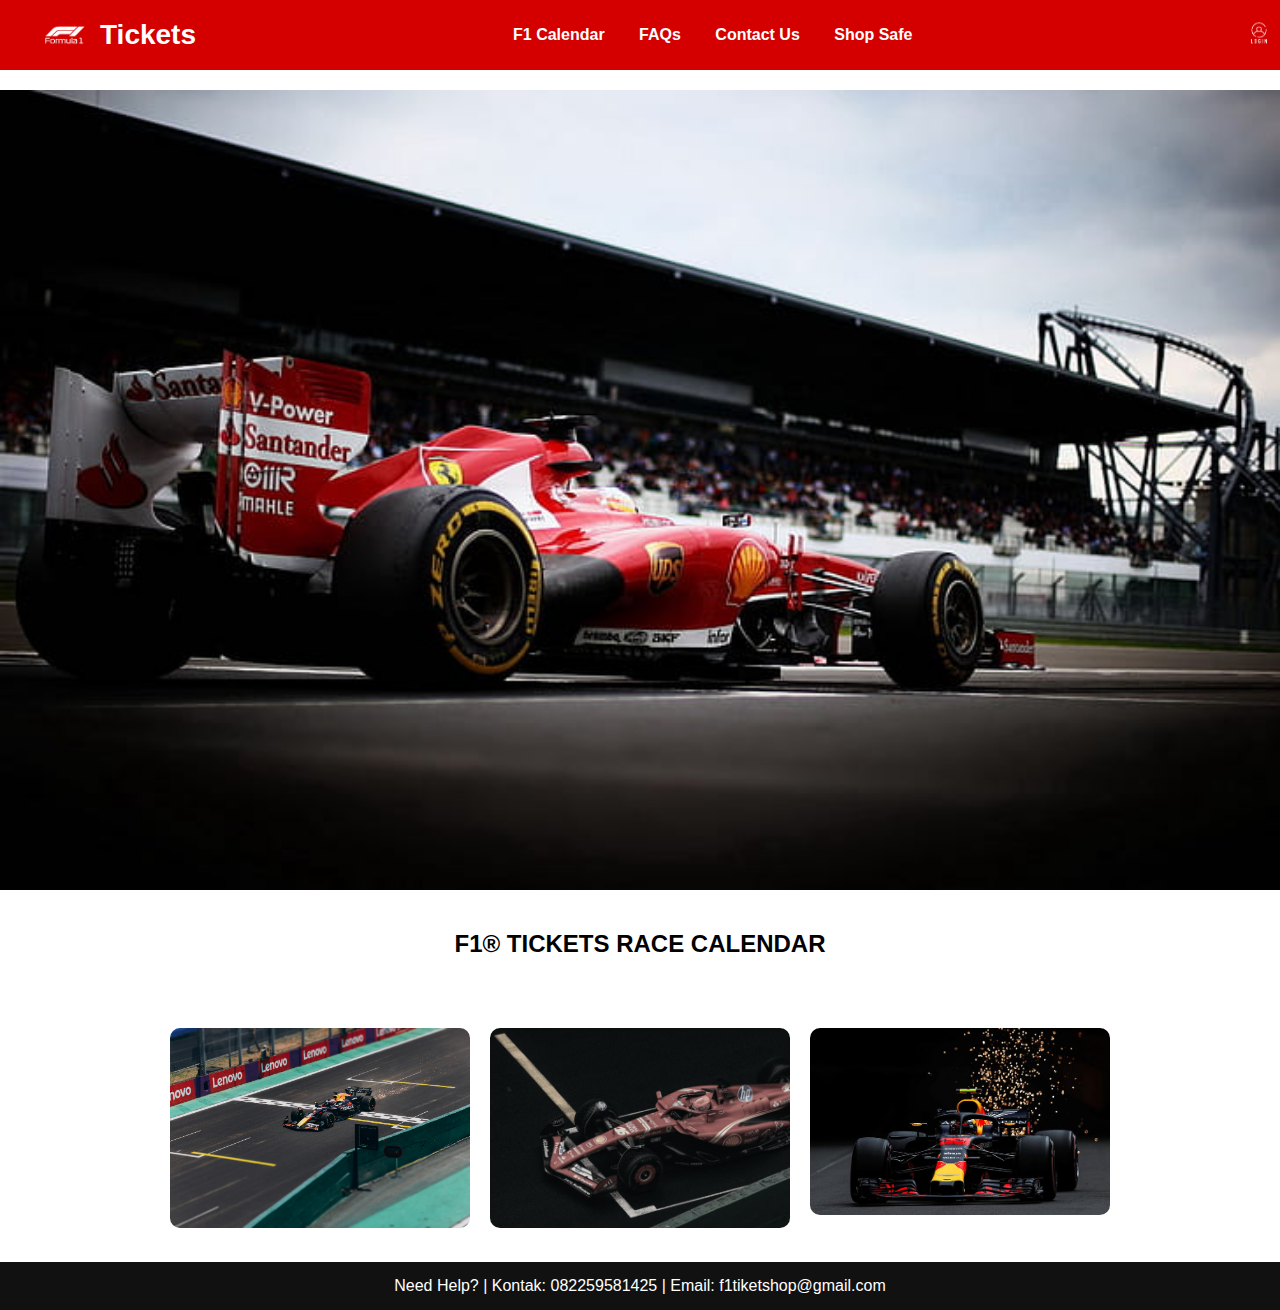
<file: index.html>
<!DOCTYPE html>
<html lang="id">
<head>
    <meta charset="UTF-8">
    <meta name="viewport" content="width=device-width, initial-scale=1.0">
    <title>F1 Tickets - Beranda</title>
    <link rel="stylesheet" href="style.css">
</head>

<body>

<!-- ===================== HEADER MERAH ===================== -->
<header class="header">
    <div class="header-left">
        <img src="f1.png.png" class="logo" alt="Logo F1">
        <span class="brand">Tickets</span>
    </div>

    <nav class="nav-menu">
        <a href="calender.html">F1 Calendar</a>
        <a href="FAQs.html">FAQs</a>
        <a href="contact.html">Contact Us</a>
        <a href="shop.html">Shop Safe</a>
    </nav>

    <div class="header-right">
        <a href="login.html"><img src="login.png.png" class="icon" alt="Login"></a>
        <a href="cart.html"><img src="shop.png.png" class="icon" alt="Cart"></a>
    </div>
</header>

<!-- ===================== HERO SECTION ===================== -->
<section class="hero">
    <img src="ferrari.png" class="hero-img" alt="Redbull F1 Car">
</section>

<!-- ===================== TEXT TITLE ===================== -->
<section class="title-section">
    <h2>F1® TICKETS RACE CALENDAR</h2>
</section>

<!-- ===================== SLIDER ===================== -->
<section class="slider">
    <div class="slide"><img src="redbull2.png.jpg" class="slide-img" alt=""></div>
    <div class="slide"><img src="ferrari2.png.jpg" class="slide-img" alt=""></div>
    <div class="slide"><img src="redbull.png" class="slide-img" alt=""></div>
</section>

<!-- ===================== FOOTER ===================== -->
<footer class="footer">
    Need Help? | Kontak: 082259581425 | Email: f1tiketshop@gmail.com
</footer>

</body>
</html>
</file>
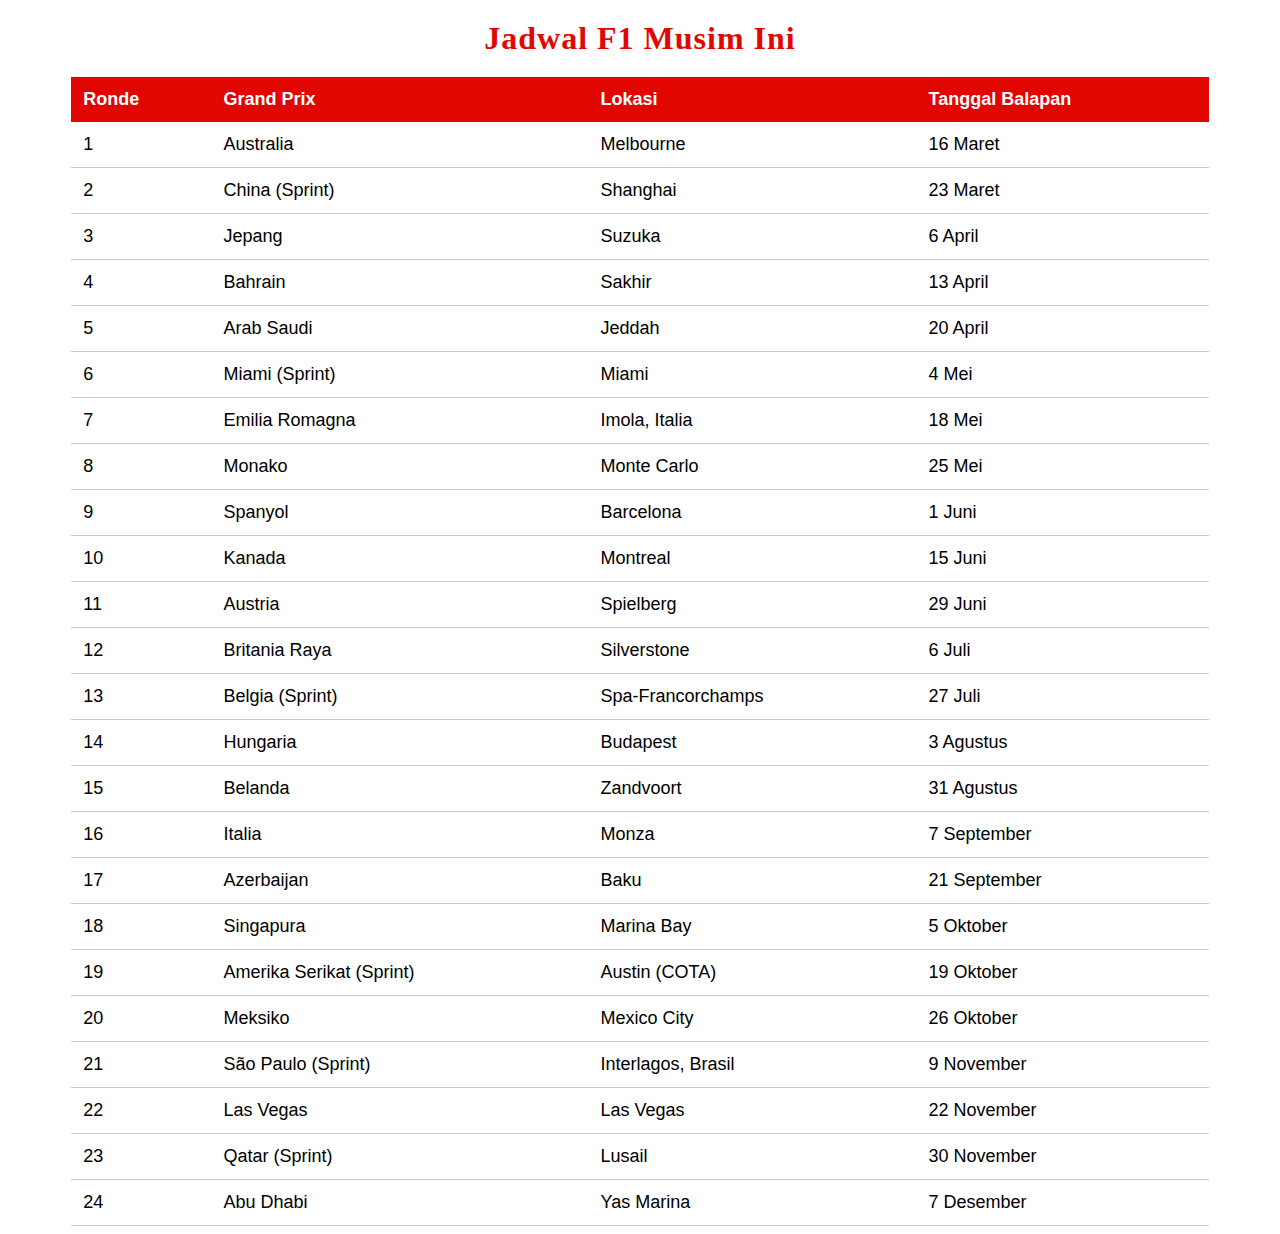
<file: calender.html>
<html lang="id">
<head>
<meta charset="UTF-8" />
<title>F1 Calendar</title>
<link rel="stylesheet" href="calander.css" />
</head>
<body>
<h1 class="cal-title">Jadwal F1 Musim Ini</h1>


<table class="cal-table">
<thead>
<tr>
<th>Ronde</th>
<th>Grand Prix</th>
<th>Lokasi</th>
<th>Tanggal Balapan</th>
</tr>
</thead>
<tbody>
<tr><td>1</td><td>Australia</td><td>Melbourne</td><td>16 Maret</td></tr>
<tr><td>2</td><td>China (Sprint)</td><td>Shanghai</td><td>23 Maret</td></tr>
<tr><td>3</td><td>Jepang</td><td>Suzuka</td><td>6 April</td></tr>
<tr><td>4</td><td>Bahrain</td><td>Sakhir</td><td>13 April</td></tr>
<tr><td>5</td><td>Arab Saudi</td><td>Jeddah</td><td>20 April</td></tr>
<tr><td>6</td><td>Miami (Sprint)</td><td>Miami</td><td>4 Mei</td></tr>
<tr><td>7</td><td>Emilia Romagna</td><td>Imola, Italia</td><td>18 Mei</td></tr>
<tr><td>8</td><td>Monako</td><td>Monte Carlo</td><td>25 Mei</td></tr>
<tr><td>9</td><td>Spanyol</td><td>Barcelona</td><td>1 Juni</td></tr>
<tr><td>10</td><td>Kanada</td><td>Montreal</td><td>15 Juni</td></tr>
<tr><td>11</td><td>Austria</td><td>Spielberg</td><td>29 Juni</td></tr>
<tr><td>12</td><td>Britania Raya</td><td>Silverstone</td><td>6 Juli</td></tr>
<tr><td>13</td><td>Belgia (Sprint)</td><td>Spa-Francorchamps</td><td>27 Juli</td></tr>
<tr><td>14</td><td>Hungaria</td><td>Budapest</td><td>3 Agustus</td></tr>
<tr><td>15</td><td>Belanda</td><td>Zandvoort</td><td>31 Agustus</td></tr>
<tr><td>16</td><td>Italia</td><td>Monza</td><td>7 September</td></tr>
<tr><td>17</td><td>Azerbaijan</td><td>Baku</td><td>21 September</td></tr>
<tr><td>18</td><td>Singapura</td><td>Marina Bay</td><td>5 Oktober</td></tr>
<tr><td>19</td><td>Amerika Serikat (Sprint)</td><td>Austin (COTA)</td><td>19 Oktober</td></tr>
<tr><td>20</td><td>Meksiko</td><td>Mexico City</td><td>26 Oktober</td></tr>
<tr><td>21</td><td>São Paulo (Sprint)</td><td>Interlagos, Brasil</td><td>9 November</td></tr>
<tr><td>22</td><td>Las Vegas</td><td>Las Vegas</td><td>22 November</td></tr>
<tr><td>23</td><td>Qatar (Sprint)</td><td>Lusail</td><td>30 November</td></tr>
<tr><td>24</td><td>Abu Dhabi</td><td>Yas Marina</td><td>7 Desember</td></tr>
</tbody>
</table>
</body>
</html>
</file>
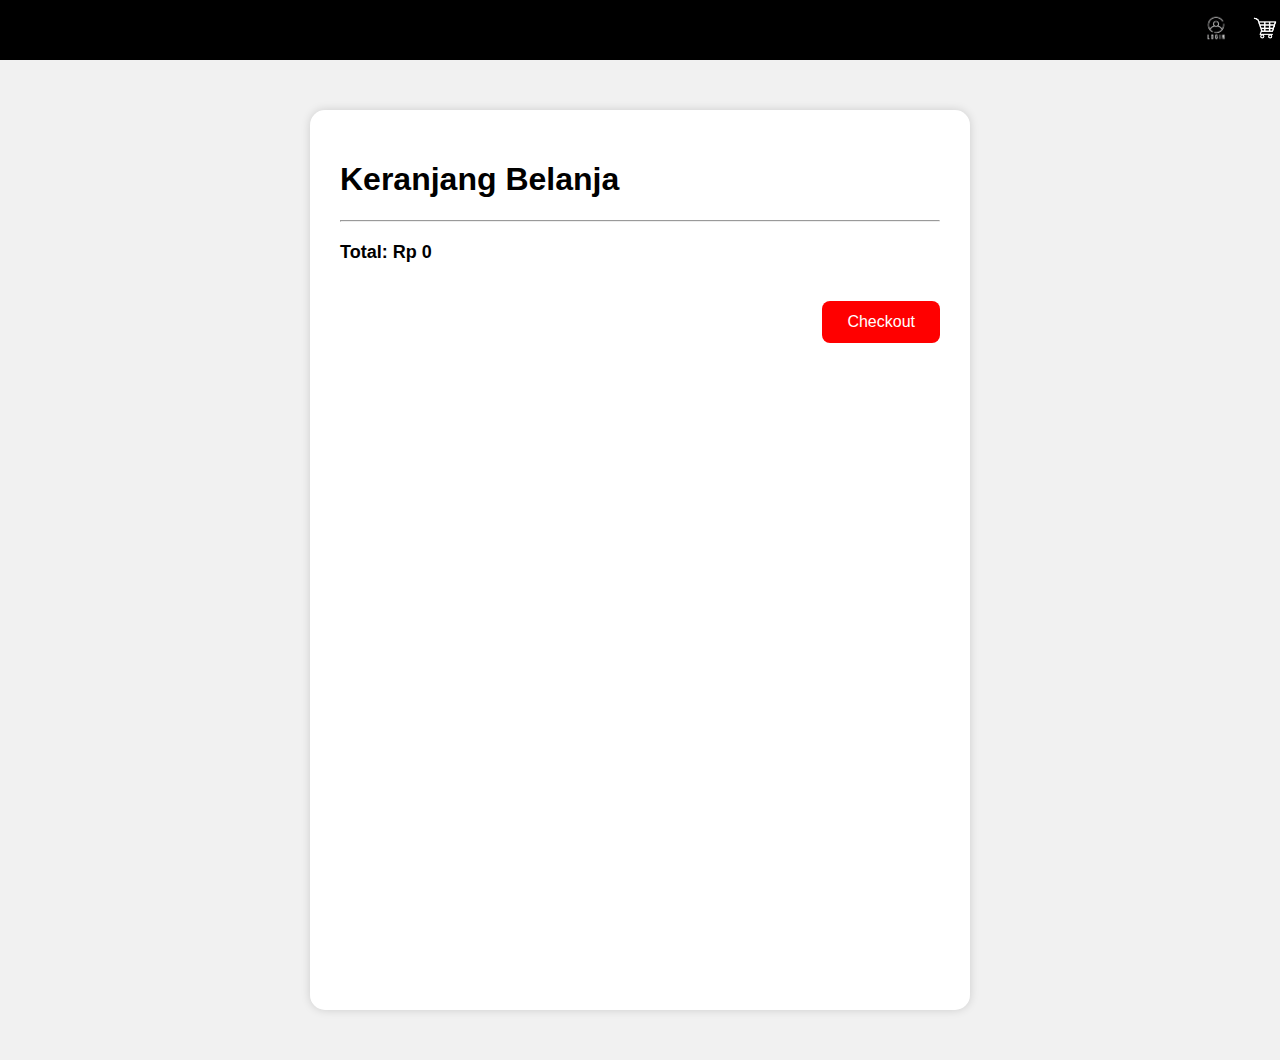
<file: cart.html>
<!DOCTYPE html>
<html lang="en">
<head>
    <meta charset="UTF-8">
    <meta name="viewport" content="width=device-width, initial-scale=1.0">
    <title>Keranjang Belanja</title>
    <link rel="stylesheet" href="cart.css">
</head>
<body>

    <div class="header">
        <div class="header-right">
            <a href="login.html"><img src="login.png.png" class="icon"></a>
            <a href="cart.html"><img src="shop.png.png" class="icon"></a>
        </div>
    </div>

    <main class="cart-container">
        <div class="cart-box">
            <h1>Keranjang Belanja</h1>
            <hr>

            <div id="cartItems"></div>

            <p class="total">Total: <span id="totalHarga">Rp 0</span></p>

            <button class="checkout-btn" id="checkoutBtn">Checkout</button>
        </div>
    </main>

    <script src="cart.js"></script>
</body>
</html>
</file>
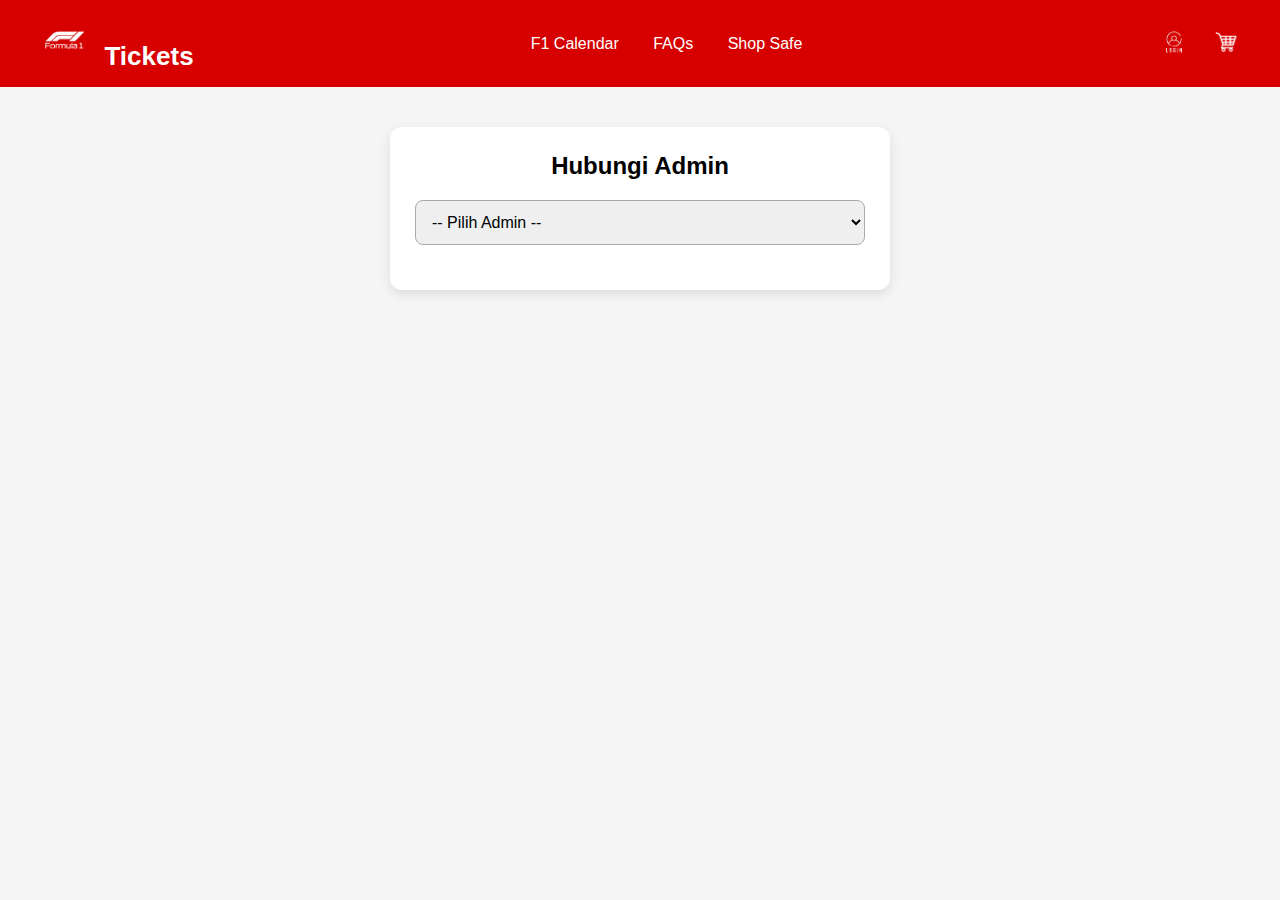
<file: contact.html>
<!DOCTYPE html>
<html lang="en">
<head>

    <meta charset="UTF-8">
    <meta name="viewport" content="width=device-width, initial-scale=1.0">
    <title>Contact Admin</title>
    <link rel="stylesheet" href="contact.css">

</head>

<body>

<header class="header">
    <div class="header-left">
        <img src="f1.png.png" class="logo">
        <span class="brand">Tickets</span>
    </div>

    <nav class="nav-menu">
        <a href="calender.html">F1 Calendar</a>
        <a href="FAQs.html">FAQs</a>
        <a href="shop.html">Shop Safe</a>
    </nav>

<div class="header-right">
    <a href="login.html"><img src="login.png.png" class="icon"></a>
    <a href="cart.html"><img src="shop.png.png" class="icon"></a>
</div>
</header>

<div class="contact-container">

    <h2>Hubungi Admin</h2>

    <select class="select-admin" id="adminSelect">
        <option value="">-- Pilih Admin --</option>
        <option value="admin1">Admin 1 (Tiket GA)</option>
        <option value="admin2">Admin 2 (VIP & Hospitality)</option>
    </select>

    <!-- Card Admin -->
    <div class="admin-card" id="admin1-card">
        <p class="admin-name">Admin 1</p>
        <p class="admin-info">
            WhatsApp: 0812-3456-7890<br>
            Email: admin1@f1tickets.com
        </p>

        <div class="contact-buttons">
            <a class="btn btn-wa" href="https://wa.me/6281234567890">WhatsApp</a>
            <a class="btn btn-email" href="mailto:admin1@f1tickets.com">Email</a>
        </div>
    </div>

    <div class="admin-card" id="admin2-card">
        <p class="admin-name">Admin 2</p>
        <p class="admin-info">
            WhatsApp: 0878-8888-1111<br>
            Email: admin2@f1tickets.com
        </p>

        <div class="contact-buttons">
            <a class="btn btn-wa" href="https://wa.me/6287888881111">WhatsApp</a>
            <a class="btn btn-email" href="mailto:admin2@f1tickets.com">Email</a>
        </div>
    </div>

</div>

<script src="contact.js"></script>
</body>
</html>
</file>
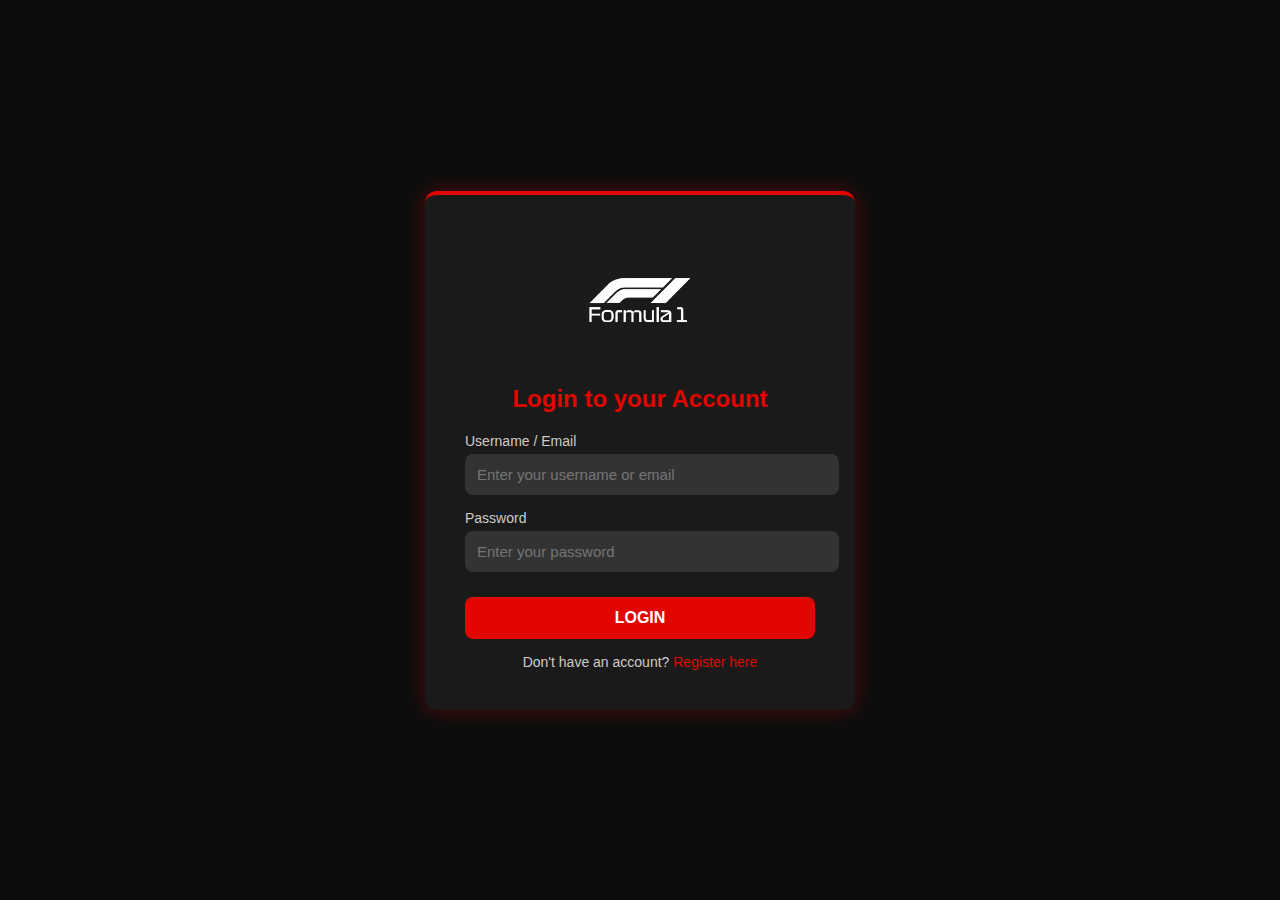
<file: login.html>
<!DOCTYPE html>
<html lang="id">
<head>
    <meta charset="UTF-8">
    <meta name="viewport" content="width=device-width, initial-scale=1.0">
    <title>F1 Tickets - Login</title>
    <link rel="stylesheet" href="login.css"> 
</head>
<body>

<div class="login-container">
    <img src="f1.png.png" class="login-logo" alt="F1 Logo">
    <h2>Login to your Account</h2>
    
    <form action="#" method="POST">
        
        <div class="input-box">
            <label for="username">Username / Email</label>
            <input type="text" id="username" placeholder="Enter your username or email" required>
        </div>

        <div class="input-box">
            <label for="password">Password</label>
            <input type="password" id="password" placeholder="Enter your password" required>
        </div>

        <button type="submit" class="login-btn">LOGIN</button>
        
    </form>

    <div class="register-link">
       Don't have an account? <a href="signup.html">Register here</a>
    </div>
</div>
<script src="auth.js"></script>
</body>
</html>
</file>
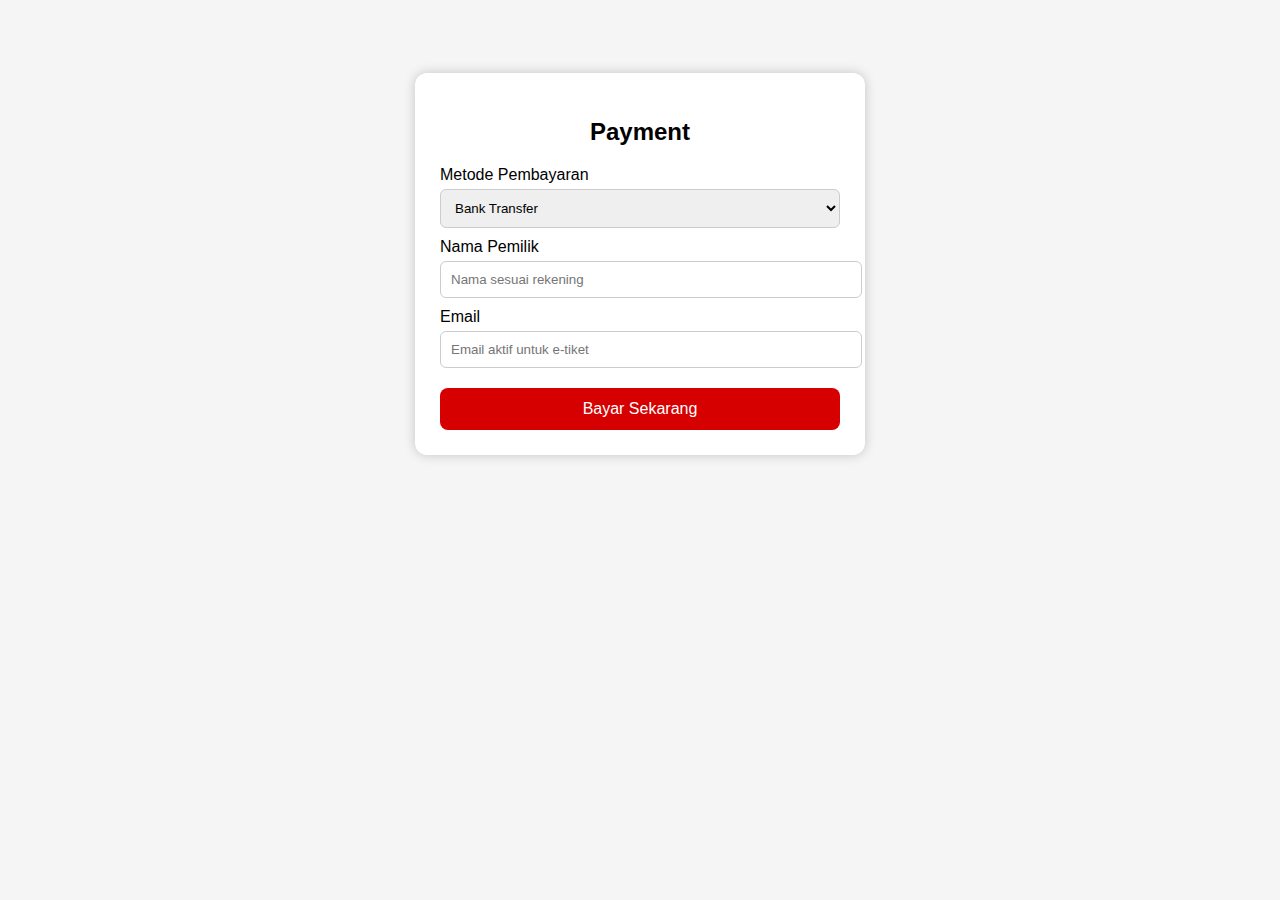
<file: payment.html>
<!DOCTYPE html>
<html lang="en">
<head>

    <meta charset="UTF-8">
    <meta name="viewport" content="width=device-width, initial-scale=1.0">
    <title>Pembayaran Tiket F1</title>
    <style>
        body {
            font-family: Arial, sans-serif;
            background: #f5f5f5;
            padding: 25px;
        }
        .pay-box {
            width: 400px;
            margin: 40px auto;
            background: white;
            padding: 25px;
            border-radius: 12px;
            box-shadow: 0 0 12px rgba(0,0,0,0.2);
        }
        h2 {
            text-align: center;
            margin-bottom: 20px;
        }
        label { display: block; margin: 10px 0 5px; }
        input, select {
            width: 100%;
            padding: 10px;
            border-radius: 6px;
            border: 1px solid #ccc;
        }
        button {
            width: 100%;
            margin-top: 20px;
            padding: 12px;
            background: #d60000;
            color: white;
            border: none;
            font-size: 16px;
            border-radius: 8px;
            cursor: pointer;
        }
        button:hover { background:#a80000; }
    </style>

</head>

<body>

<div class="pay-box">
    <h2>Payment</h2>

    <label>Metode Pembayaran</label>
    <select id="paymentMethod">
        <option value="transfer">Bank Transfer</option>
        <option value="qris">QRIS</option>
        <option value="cc">Credit Card</option>
    </select>

    <label>Nama Pemilik</label>
    <input type="text" placeholder="Nama sesuai rekening">

    <label>Email</label>
    <input type="email" placeholder="Email aktif untuk e-tiket">

    <button onclick="confirmPayment()">Bayar Sekarang</button>
</div>

<script>
function confirmPayment(){
    alert("Pembayaran berhasil! E-tiket dikirim ke email Anda.");
    window.location.href = "index.html";
}
</script>

</body>
</html>
</file>
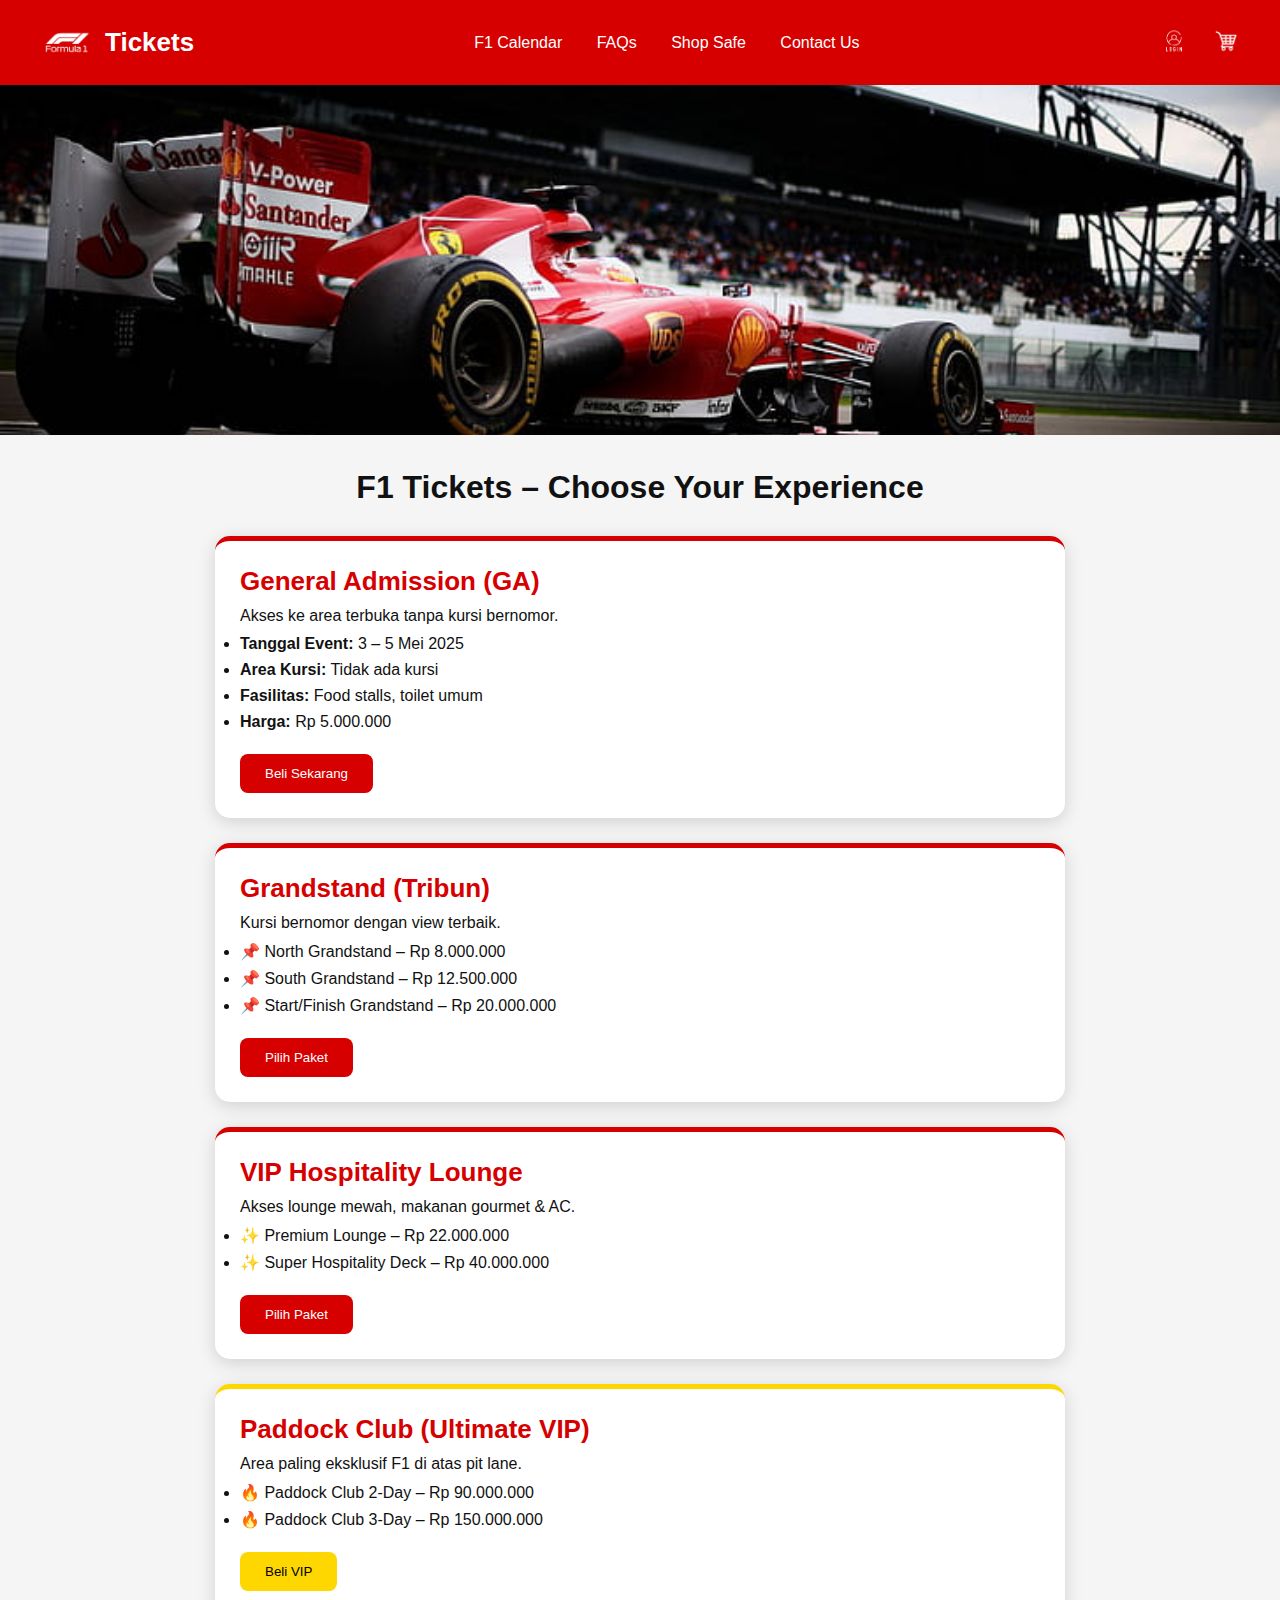
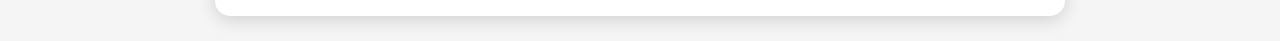
<file: shop.html>
<!DOCTYPE html>
<html lang="en">
<head>

    <meta charset="UTF-8">
    <meta name="viewport" content="width=device-width, initial-scale=1.0">
    <title>F1 Tickets Shop</title>
    <link rel="stylesheet" href="shop.css">

</head>

<body>

<!-- NAVBAR -->
<header class="header">
    <div class="header-left">
        <img src="f1.png.png" class="logo">
        <span class="brand">Tickets</span>
    </div>

    <nav class="nav-menu">
        <a href="Calender.html">F1 Calendar</a>
        <a href="FAQs.html">FAQs</a>
        <a href="#" id="shopSafeBtn">Shop Safe</a>
        <a href="contact.html">Contact Us</a>
    </nav>

    <div class="header-right">
    <a href="login.html"><img src="login.png.png" class="icon"></a>
    <a href="cart.html"><img src="shop.png.png" class="icon" id="cartIcon"></a>
</div>
</header>

<!-- POPUP SHOP SAFE -->
<div class="popup-overlay" id="popupOverlay"></div>

<div class="popup-box" id="popupBox">
    <div class="popup-header">
        <h2>Shop Safe</h2>
        <span id="closePopup">&times;</span>
    </div>

    <div class="popup-content">
        <p>
            Genuine tickets and hospitality packages are available from the 
            <a href="https://formula1.com">Formula1.com</a> website.
            Beware of fraudulent websites, suspicious e-mails, SMS and scams.
        </p>

        <p>
            Read our <a href="FAQs.html">FAQs</a> for more information about ticket security.
        </p>

        <img src="shop.png.png" class="popup-img">
    </div>
</div>

<!-- BANNER -->
<div class="banner">
    <img src="ferrari.png">
</div>

<h1 class="title">F1 Tickets – Choose Your Experience</h1>

<!-- ===== Ticket Cards ===== -->

<div class="ticket-card">
    <h2>General Admission (GA)</h2>
    <p class="desc">Akses ke area terbuka tanpa kursi bernomor.</p>
    <ul class="info">
        <li><strong>Tanggal Event:</strong> 3 – 5 Mei 2025</li>
        <li><strong>Area Kursi:</strong> Tidak ada kursi</li>
        <li><strong>Fasilitas:</strong> Food stalls, toilet umum</li>
        <li><strong>Harga:</strong> <span class="price">Rp 5.000.000</span></li>
    </ul>
    <button class="buy-btn" data-name="GA Ticket" data-price="5000000">Beli Sekarang</button>
</div>

<div class="ticket-card">
    <h2>Grandstand (Tribun)</h2>
    <p class="desc">Kursi bernomor dengan view terbaik.</p>

    <ul class="info">
        <li>📌 North Grandstand – Rp 8.000.000</li>
        <li>📌 South Grandstand – Rp 12.500.000</li>
        <li>📌 Start/Finish Grandstand – Rp 20.000.000</li>
    </ul>

    <button class="buy-btn" data-name="Grandstand" data-price="8000000">Pilih Paket</button>
</div>

<div class="ticket-card">
    <h2>VIP Hospitality Lounge</h2>
    <p class="desc">Akses lounge mewah, makanan gourmet & AC.</p>

    <ul class="info">
        <li>✨ Premium Lounge – Rp 22.000.000</li>
        <li>✨ Super Hospitality Deck – Rp 40.000.000</li>
    </ul>

    <button class="buy-btn" data-name="VIP Hospitality" data-price="22000000">Pilih Paket</button>
</div>

<div class="ticket-card premium">
    <h2>Paddock Club (Ultimate VIP)</h2>
    <p class="desc">Area paling eksklusif F1 di atas pit lane.</p>

    <ul class="info">
        <li>🔥 Paddock Club 2-Day – Rp 90.000.000</li>
        <li>🔥 Paddock Club 3-Day – Rp 150.000.000</li>
    </ul>

    <button class="buy-btn vip" data-name="Paddock Club" data-price="90000000">Beli VIP</button>
</div>

<!-- CART PANEL -->
<div class="cart-panel" id="cartPanel">
    <h2>Keranjang Belanja</h2>
    <div class="cart-items" id="cartItems"></div>

    <div class="cart-footer">
        <h3>Total: <span id="cartTotal">Rp 0</span></h3>
        <button class="checkout-btn">Checkout</button>
    </div>
</div>

<script src="shop.js"></script>
</body>
</html>
</file>
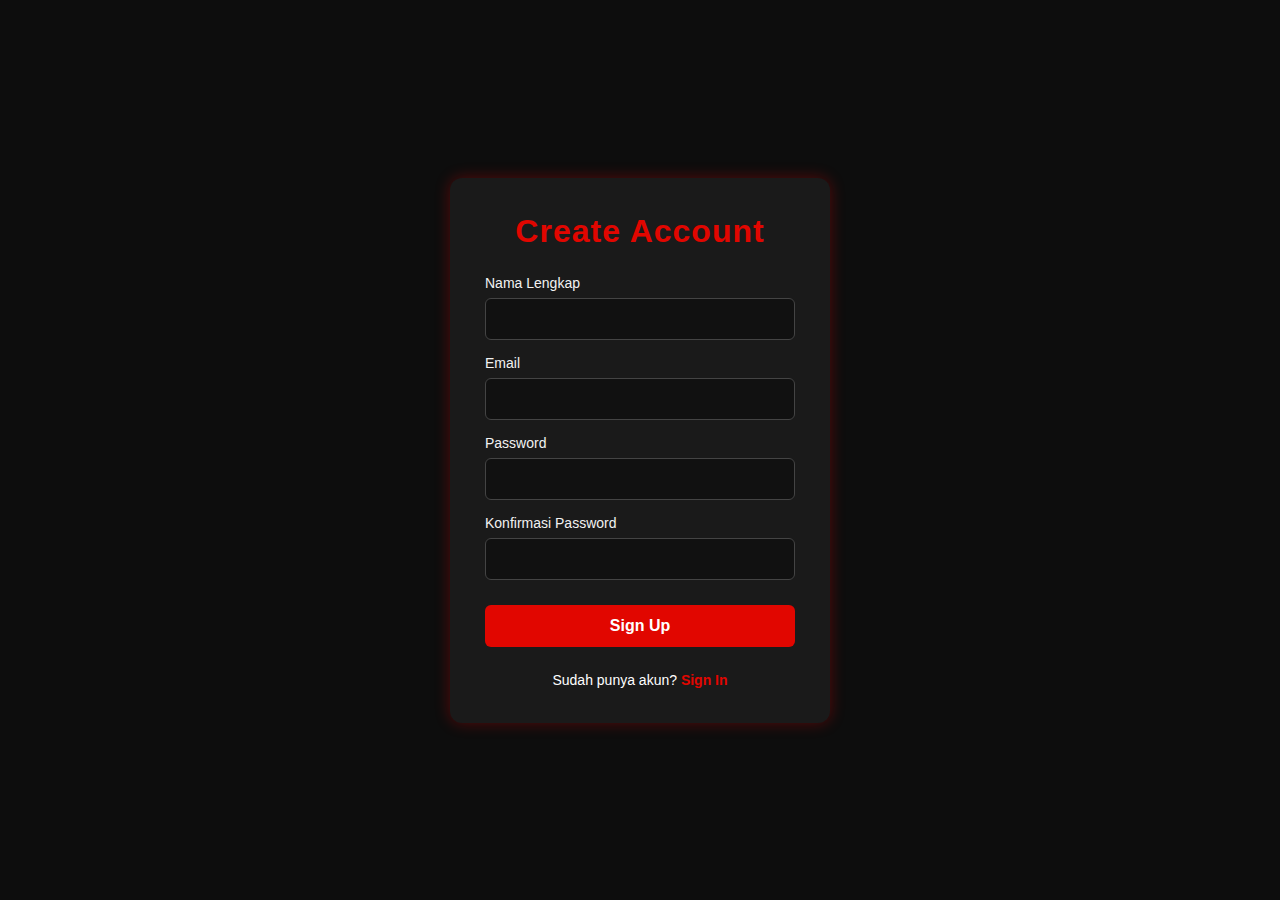
<file: signup.html>
<!DOCTYPE html>
<html lang="en">
<head>

    <meta charset="UTF-8">
    <meta name="viewport" content="width=device-width, initial-scale=1.0">
    <title>Sign Up - F1 Tickets</title>
    <link rel="stylesheet" href="auth.css">

</head>

<body>

    <div class="auth-container">
        <h1>Create Account</h1>

        <form id="signupForm" class="auth-form">

            <label>Nama Lengkap</label>
            <input type="text" id="name" required>

            <label>Email</label>
            <input type="email" id="email" required>

            <label>Password</label>
            <input type="password" id="password" required>

            <label>Konfirmasi Password</label>
            <input type="password" id="confirmPassword" required>

            <button type="submit" class="btn">Sign Up</button>

            <p class="switch">
                Sudah punya akun?
                <a href="login.html">Sign In</a>
            </p>

        </form>
    </div>

<script src="auth.js"></script>

</body>
</html>
</file>
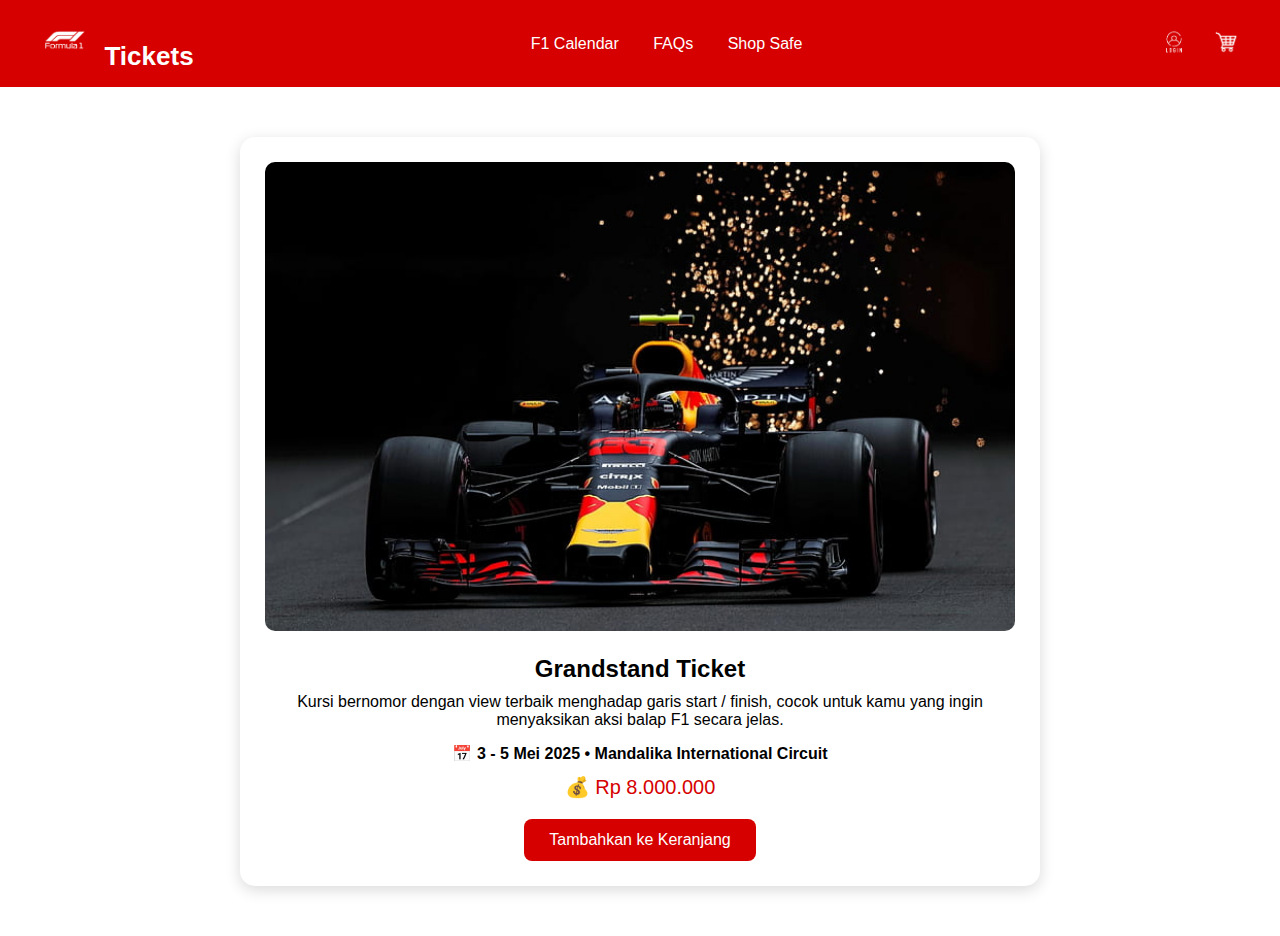
<file: tikets.html>
<!DOCTYPE html>
<html lang="en">
<head>

    <meta charset="UTF-8">
    <meta name="viewport" content="width=device-width, initial-scale=1.0">
    <title>Ticket Detail</title>
    <link rel="stylesheet" href="tikets.css">

</head>

<body>

<header class="header">
    <div class="header-left">
        <img src="f1.png.png" class="logo">
        <span class="brand">Tickets</span>
    </div>

    <nav class="nav-menu">
        <a href="calender.html">F1 Calendar</a>
        <a href="FAQs.html">FAQs</a>
        <a href="shop.html">Shop Safe</a>
    </nav>

<div class="header-right">
    <a href="login.html"><img src="login.png.png" class="icon"></a>
    <a href="cart.html"><img src="shop.png.png" class="icon"></a>
</div>
</header>

<!-- CONTENT -->
<div class="ticket-container">

    <img src="redbull.png" class="ticket-img">

    <h2>Grandstand Ticket</h2>

    <p class="ticket-desc">
        Kursi bernomor dengan view terbaik menghadap garis start / finish,
        cocok untuk kamu yang ingin menyaksikan aksi balap F1 secara jelas.
    </p>

    <p class="ticket-event">
        📅 3 - 5 Mei 2025 • Mandalika International Circuit
    </p>

    <p class="ticket-price">
        💰 Rp 8.000.000
    </p>

    <button class="btn-buy">Tambahkan ke Keranjang</button>

</div>

</body>
</html>
</file>
<file: style.css>
/* ==== GLOBAL ==== */
body {
    margin: 0;
    font-family: Arial, Helvetica, sans-serif;

    /* agar konten tidak tertutup navbar */
    padding-top: 80px;
}

/* ==== HEADER ==== */
.header {
    background: #d40000;
    display: flex;
    align-items: center;
    justify-content: space-between;
    padding: 10px 40px;
    color: white;

    /* FIX NAVBAR TERTUTUP HERO */
    position: fixed;
    top: 0;
    left: 0;
    width: 100%;
    z-index: 9999;
}

.header-left {
    display: flex;
    align-items: center;
}

.logo {
    width: 50px;
    margin-right: 10px;
}

.brand {
    font-size: 28px;
    font-weight: bold;
}

.nav-menu a {
    margin: 0 15px;
    color: white;
    font-weight: bold;
    text-decoration: none;
}
.nav-menu a:hover {
    opacity: .8;
}

.header-right img {
    width: 28px;
    margin-left: 15px;
    cursor: pointer;
}

/* ==== HERO SECTION ==== */
.hero {
    width: 100%;
    display: flex;
    justify-content: center;
    margin-top: 10px; /* INI YANG PENTING */
}

.hero-img {
    width: 100%;
    height: auto;
    object-fit: cover;
}

/* ==== TITLE SECTION ==== */
.title-section {
    text-align: center;
    padding: 20px;
}

/* ==== SLIDER ==== */
.slider {
    display: flex;
    justify-content: center;
    gap: 20px;
    padding: 30px;
}
.slide-img {
    width: 300px;
    border-radius: 10px;
}

/* ==== FOOTER ==== */
.footer {
    background: #111;
    color: white;
    text-align: center;
    padding: 15px;
}

/* Membebaskan klik pada hero supaya ikon bisa diklik */
.hero {
    pointer-events: none;
}
</file>
<file: calander.css>
.cal-title {
text-align: center;
font-size: 32px;
margin: 20px 0;
color: #e10600;
font-weight: bold;
letter-spacing: 1px;
}


.cal-table {
width: 90%;
margin: auto;
border-collapse: collapse;
font-family: Arial;
font-size: 18px;
}


.cal-table th {
background: #e10600;
color: white;
padding: 12px;
text-align: left;
}


.cal-table td {
padding: 12px;
border-bottom: 1px solid #ccc;
}


.cal-table tr:hover {
background: #f8d7d7;
transition: 0.2s;
}
</file>
<file: cart.css>
body {
    margin: 0;
    padding: 0;
    font-family: Arial, sans-serif;
}

.header {
    width: 100%;
    height: 60px;
    background: #000;
    display: flex;
    justify-content: flex-end;
    align-items: center;
    padding-right: 20px;
}

.icon {
    width: 30px;
    cursor: pointer;
    margin-left: 15px;
}

.cart-container {
    display: flex;
    justify-content: center;
    padding: 50px 0;
    background: #f1f1f1;
    min-height: 100vh;
}

.cart-box {
    background: white;
    padding: 30px;
    width: 600px;
    border-radius: 15px;
    box-shadow: 0 0 10px rgba(0,0,0,0.15);
}

.cart-item {
    display: flex;
    justify-content: space-between;
    align-items: center;
    padding: 8px 10px;
    margin-bottom: 10px;
    border-bottom: 1px solid #ddd;
}

.remove-btn {
    background: red;
    color: white;
    border: none;
    padding: 5px 10px;
    border-radius: 6px;
    cursor: pointer;
}
.remove-btn:hover {
    opacity: 0.8;
}

.total {
    font-size: 18px;
    margin-top: 20px;
    font-weight: bold;
}

.checkout-btn {
    background: red;
    color: white;
    border: none;
    padding: 12px 25px;
    border-radius: 8px;
    cursor: pointer;
    margin-top: 20px;
    font-size: 16px;
    float: right;
}
.checkout-btn:hover {
    opacity: 0.85;
}
</file>
<file: login.css>
/* Login Page CSS - Style mirip F1 TV */

body {
  margin: 0;
  padding: 0;
  font-family: Arial, sans-serif;
  background: #0d0d0d;
  display: flex;
  justify-content: center;
  align-items: center;
  height: 100vh;
  color: white;
}

.login-container {
  background: #1a1a1a;
  padding: 40px;
  border-radius: 12px;
  width: 350px;
  box-shadow: 0 0 20px rgba(255, 0, 0, 0.3);
  border-top: 4px solid #e10600;
}

.login-logo {
  width: 130px;
  display: block;
  margin: 0 auto 20px auto;
}

.login-container h2 {
  text-align: center;
  margin-bottom: 20px;
  font-size: 24px;
  font-weight: bold;
  color: #e10600;
}

.input-box {
  margin-bottom: 15px;
}

.input-box label {
  display: block;
  margin-bottom: 5px;
  font-size: 14px;
  color: #ccc;
}

.input-box input {
  width: 100%;
  padding: 12px;
  border-radius: 8px;
  border: none;
  outline: none;
  background: #333;
  color: white;
  font-size: 15px;
}

.login-btn {
  width: 100%;
  padding: 12px;
  background: #e10600;
  border: none;
  border-radius: 8px;
  font-size: 16px;
  font-weight: bold;
  color: white;
  margin-top: 10px;
  cursor: pointer;
  transition: .2s;
}

.login-btn:hover {
  background: #ff1a1a;
}

.register-link {
  text-align: center;
  margin-top: 15px;
  color: #ccc;
  font-size: 14px;
}

.register-link a {
  color: #e10600;
  text-decoration: none;
}

.register-link a:hover {
  text-decoration: underline;
}
</file>
<file: auth.css>
/* ==== Global ==== */
* {
    margin: 0;
    padding: 0;
    box-sizing: border-box;
    font-family: Arial, Helvetica, sans-serif;
}

body {
    background: #0d0d0d;
    color: white;
    display: flex;
    justify-content: center;
    align-items: center;
    height: 100vh;
}

/* ==== Container ==== */
.auth-container {
    background: #1a1a1a;
    width: 380px;
    padding: 35px;
    border-radius: 12px;
    box-shadow: 0 0 15px rgba(255, 0, 0, 0.3);
    animation: fadeIn 0.3s ease;
}

/* Animasi simple */
@keyframes fadeIn {
    from { opacity: 0; transform: translateY(15px); }
    to { opacity: 1; transform: translateY(0); }
}

.auth-container h1 {
    text-align: center;
    margin-bottom: 25px;
    color: #E10600;
    letter-spacing: 1px;
}

/* ==== Form ==== */
.auth-form {
    display: flex;
    flex-direction: column;
    gap: 15px;
}

.auth-form label {
    font-size: 14px;
    margin-bottom: -8px;
    color: #f2f2f2;
}

.auth-form input {
    padding: 12px;
    border-radius: 6px;
    border: 1px solid #444;
    background: #111;
    color: white;
    font-size: 14px;
    outline: none;
    transition: 0.2s;
}

.auth-form input:focus {
    border-color: #E10600;
    box-shadow: 0 0 5px #e10600a4;
}

/* ==== Tombol ==== */
.btn {
    padding: 12px;
    margin-top: 10px;
    background: #E10600;
    border: none;
    color: white;
    font-size: 16px;
    font-weight: bold;
    border-radius: 6px;
    cursor: pointer;
    transition: 0.3s;
}

.btn:hover {
    background: #b10500;
}

/* ==== Link Switch ==== */
.switch {
    margin-top: 10px;
    font-size: 14px;
    text-align: center;
}

.switch a {
    color: #E10600;
    text-decoration: none;
    font-weight: bold;
}

.switch a:hover {
    text-decoration: underline;
}
</file>
<file: contact.css>
/* RESET */
* {
    margin: 0;
    padding: 0;
    box-sizing: border-box;
}

body {
    font-family: Arial, Helvetica, sans-serif;
    background: #f5f5f5;
}

/* HEADER */
.header {
    width: 100%;
    background: #d60000;
    padding: 15px 40px;
    display: flex;
    justify-content: space-between;
    align-items: center;
    color: white;
}

.logo { width: 50px; }

.brand {
    font-size: 26px;
    font-weight: bold;
    margin-left: 10px;
}

.nav-menu a {
    margin: 0 15px;
    color: white;
    text-decoration: none;
    font-size: 16px;
}

.nav-menu a:hover { opacity: 0.7; }

.icon {
    width: 28px;
    margin-left: 20px;
}

/* CONTACT CONTENT */
.contact-container {
    width: 90%;
    max-width: 500px;
    margin: 40px auto;
    background: white;
    padding: 25px;
    border-radius: 12px;
    box-shadow: 0 4px 12px rgba(0,0,0,0.1);
}

.contact-container h2 {
    text-align: center;
    margin-bottom: 20px;
}

/* SELECT */
.select-admin {
    width: 100%;
    padding: 12px;
    border-radius: 8px;
    border: 1px solid #aaa;
    font-size: 16px;
    margin-bottom: 20px;
}

/* ADMIN CARD */
.admin-card {
    display: none;
    background: #fafafa;
    padding: 18px;
    border-radius: 10px;
    border: 1px solid #ddd;
    margin-top: 15px;
}

.admin-card.active { display: block; }

.admin-name {
    font-size: 20px;
    font-weight: bold;
}

.admin-info {
    margin-top: 10px;
}

.contact-buttons {
    display: flex;
    gap: 10px;
    margin-top: 15px;
}

.btn {
    flex: 1;
    padding: 12px;
    border-radius: 10px;
    color: white;
    text-align: center;
    text-decoration: none;
}

.btn-wa { background: #25d366; }
.btn-email { background: #007bff; }

.btn:hover { opacity: 0.85; }
</file>
<file: shop.css>
/* RESET */
* { margin: 0; padding: 0; box-sizing: border-box; }

body {
    font-family: Arial, Helvetica, sans-serif;
    background: #f5f5f5;
    color: #111;
}

/* NAVBAR */
.header {
    width: 100%;
    background: #d60000;
    padding: 15px 40px;
    display: flex;
    justify-content: space-between;
    align-items: center;
    color: #fff;
}

.header-left { display: flex; align-items: center; }

.logo { width: 55px; }

.brand {
    font-size: 26px;
    font-weight: bold;
    margin-left: 10px;
}

.nav-menu a {
    margin: 0 15px;
    color: white;
    text-decoration: none;
    font-size: 16px;
}

.nav-menu a:hover { text-decoration: underline; }

.icon { width: 28px; margin-left: 20px; cursor: pointer; }

/* BANNER */
.banner img {
    width: 100%;
    height: 350px;
    object-fit: cover;
}

/* TITLE */
.title {
    text-align: center;
    margin: 30px 0;
    font-size: 32px;
    font-weight: bold;
}

/* TICKET CARDS */
.ticket-card {
    width: 85%;
    max-width: 850px;
    margin: 25px auto;
    padding: 25px;
    background: white;
    border-radius: 15px;
    box-shadow: 0 4px 18px rgba(0,0,0,0.15);
    border-top: 5px solid #d60000;
}

.ticket-card.premium { border-top: 5px solid gold; }

.ticket-card h2 {
    font-size: 26px;
    margin-bottom: 10px;
    color: #d60000;
}

.desc { margin-bottom: 10px; }

.info li { margin: 8px 0; }

/* BUTTON */
.buy-btn {
    padding: 12px 25px;
    background: #d60000;
    color: white;
    border: none;
    border-radius: 8px;
    margin-top: 15px;
    cursor: pointer;
}

.vip {
    background: gold;
    color: black;
}

/* CART PANEL */
.cart-panel {
    position: fixed;
    top: 0;
    right: -400px;
    width: 350px;
    height: 100%;
    background: #fff;
    box-shadow: -3px 0 10px rgba(0,0,0,0.2);
    padding: 25px;
    transition: .4s;
    z-index: 9999;
}

.cart-panel.open { right: 0; }

/* POPUP SHOP SAFE */
.popup-overlay {
    position: fixed;
    top: 0; left: 0;
    width: 100%;
    height: 100%;
    background: rgba(0,0,0,.4);
    backdrop-filter: blur(5px);
    display: none;
    z-index: 9000;
}

.popup-box {
    width: 60%;
    max-width: 700px;
    background: white;
    border-radius: 12px;
    padding: 20px;
    position: fixed;
    top: 10%;
    left: 50%;
    transform: translateX(-50%);
    display: none;
    z-index: 9990;
}

.popup-header {
    display: flex;
    justify-content: space-between;
    font-size: 22px;
    margin-bottom: 10px;
}

.popup-content img {
    width: 100%;
    border-radius: 10px;
    margin-top: 15px;
}

#closePopup {
    font-size: 28px;
    cursor: pointer;
}
</file>
<file: tikets.css>
/* RESET */
* {
    margin: 0;
    padding: 0;
    box-sizing: border-box;
}

body {
    font-family: Arial, Helvetica, sans-serif;
    background: #ffffff;
}

/* HEADER */
.header {
    width: 100%;
    background: #d60000;
    padding: 15px 40px;
    display: flex;
    justify-content: space-between;
    align-items: center;
    color: white;
}

.logo { width: 50px; }

.brand {
    font-size: 26px;
    font-weight: bold;
    margin-left: 10px;
}

.nav-menu a {
    margin: 0 15px;
    color: white;
    text-decoration: none;
    font-size: 16px;
}

.nav-menu a:hover { opacity: 0.7; }

.icon {
    width: 28px;
    margin-left: 20px;
}

/* CONTENT */
.ticket-container {
    width: 85%;
    max-width: 800px;
    margin: 50px auto;
    background: #fff;
    padding: 25px;
    border-radius: 15px;
    box-shadow: 0 4px 15px rgba(0,0,0,0.15);
    text-align: center;
}

.ticket-img {
    width: 100%;
    border-radius: 10px;
    margin-bottom: 20px;
}

.ticket-desc {
    margin: 10px 0 15px;
}

.ticket-event {
    margin-bottom: 12px;
    font-weight: bold;
}

.ticket-price {
    margin-bottom: 20px;
    font-size: 20px;
    color: #d60000;
}

.btn-buy {
    padding: 12px 25px;
    background: #d60000;
    color: white;
    border: none;
    font-size: 16px;
    border-radius: 8px;
    cursor: pointer;
}

.btn-buy:hover {
    background: #a80000;
}
</file>
